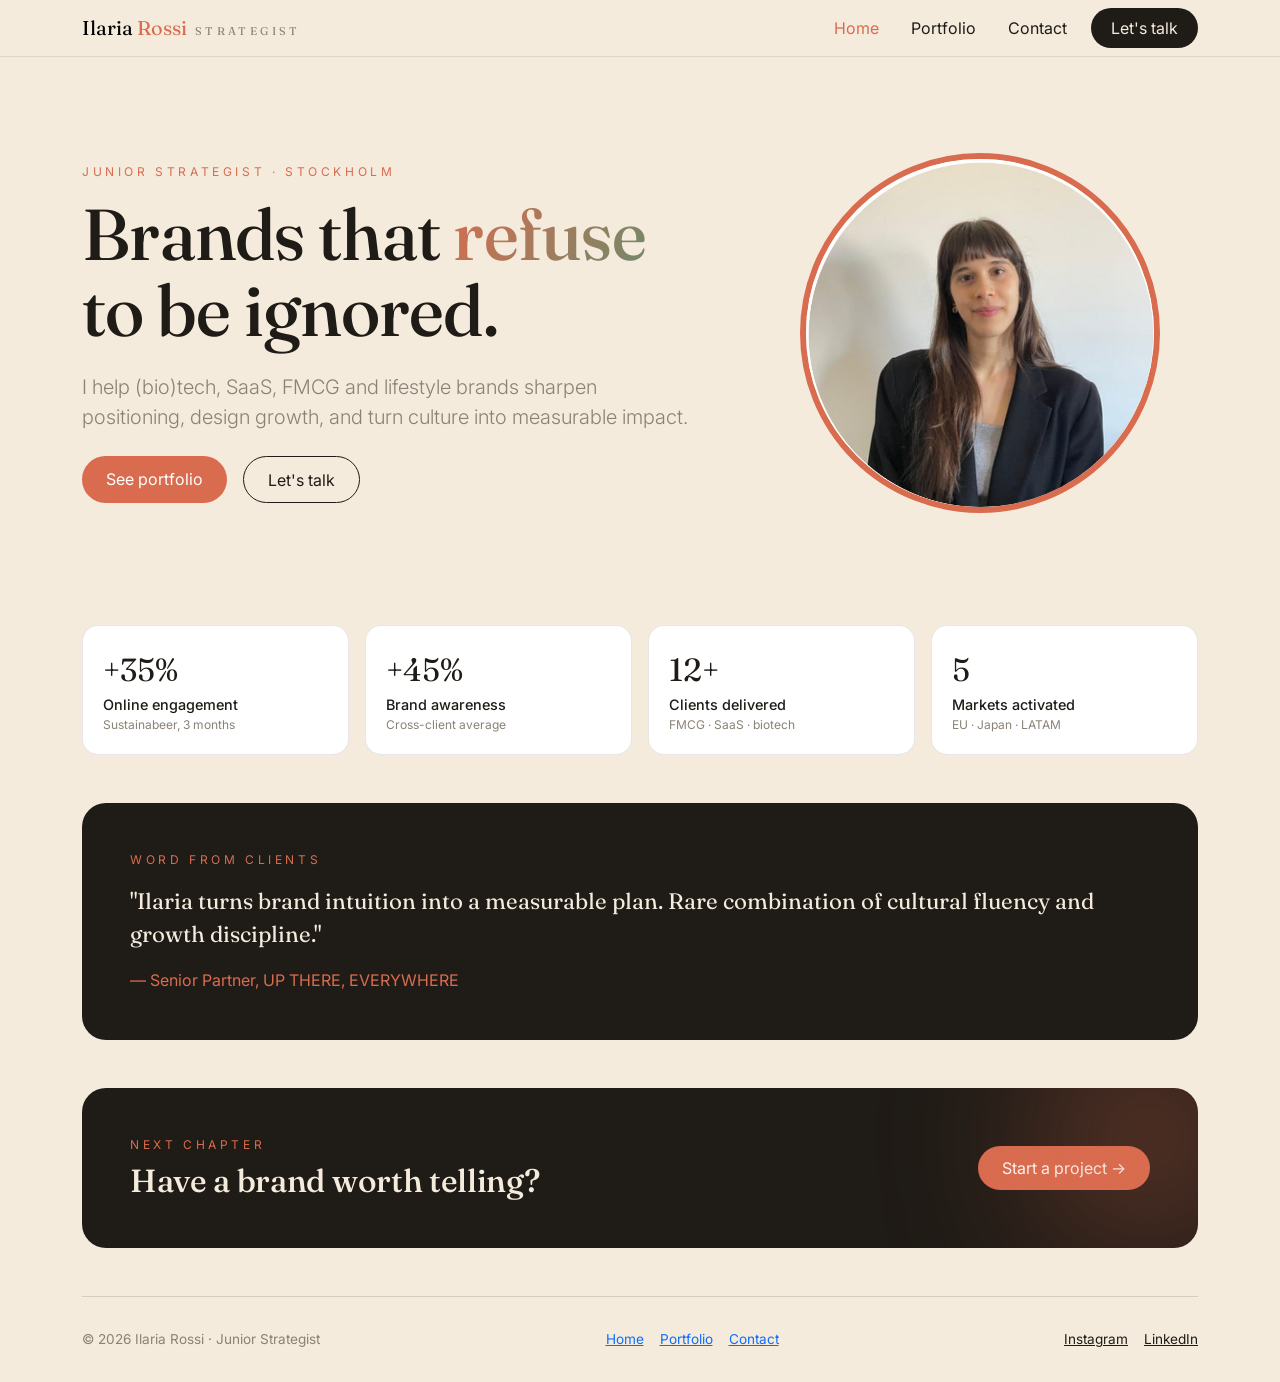
<file: ilaria-site/index.html>
<!doctype html>
<html lang="en">
<head>
<meta charset="utf-8" />
<meta name="viewport" content="width=device-width, initial-scale=1" />
<title>Ilaria Rossi — Junior Strategist</title>
<meta name="description" content="Personal portfolio of Ilaria Rossi — Junior Strategist in growth marketing & brand positioning." />
<link rel="icon" type="image/svg+xml" href="favicon.svg" />
<link rel="preconnect" href="https://fonts.googleapis.com" />
<link rel="preconnect" href="https://fonts.gstatic.com" crossorigin />
<link href="https://fonts.googleapis.com/css2?family=Fraunces:opsz,wght@9..144,400;9..144,600;9..144,700&family=Inter:wght@300;400;500;600;700&display=swap" rel="stylesheet" />
<link href="https://cdn.jsdelivr.net/npm/bootstrap@5.3.3/dist/css/bootstrap.min.css" rel="stylesheet" />
<link href="css/styles.css" rel="stylesheet" />
</head>
<body>

<!-- NAVBAR (Bootstrap) -->
<nav class="navbar navbar-expand-md ir-navbar sticky-top">
  <div class="container">
    <a class="navbar-brand" href="index.html">Ilaria <span class="accent">Rossi</span><span class="role">Strategist</span></a>
    <button class="navbar-toggler" type="button" data-bs-toggle="collapse" data-bs-target="#nav">
      <span class="navbar-toggler-icon"></span>
    </button>
    <div class="collapse navbar-collapse" id="nav">
      <ul class="navbar-nav ms-auto align-items-md-center gap-md-3">
        <li class="nav-item"><a class="nav-link active" href="index.html">Home</a></li>
        <li class="nav-item"><a class="nav-link" href="portfolio.html">Portfolio</a></li>
        <li class="nav-item"><a class="nav-link" href="contact.html">Contact</a></li>
        <li class="nav-item"><a class="btn btn-talk" href="contact.html">Let's talk</a></li>
      </ul>
    </div>
  </div>
</nav>

<!-- HERO -->
<header class="ir-hero">
  <div class="container">
    <div class="row align-items-center g-5">
      <div class="col-lg-7">
        <p class="eyebrow mb-3">Junior Strategist · Stockholm</p>
        <h1 class="headline">Brands that <span class="accent">refuse</span> to be ignored.</h1>
        <p class="lead mt-4">I help (bio)tech, SaaS, FMCG and lifestyle brands sharpen positioning, design growth, and turn culture into measurable impact.</p>
        <div class="d-flex flex-wrap gap-3 mt-4">
          <a href="portfolio.html" class="btn btn-coral">See portfolio</a>
          <a href="contact.html" class="btn btn-outline-ink">Let's talk</a>
        </div>
      </div>
      <div class="col-lg-5 text-center">
        <img src="assets/ilaria-portrait.jpg" alt="Ilaria Rossi portrait" class="portrait" />
      </div>
    </div>
  </div>
</header>

<!-- STATS (CSS Grid) -->
<section class="container my-5">
  <div class="ir-stats">
    <div class="stat"><div class="value">+35%</div><div class="label">Online engagement</div><div class="note">Sustainabeer, 3 months</div></div>
    <div class="stat"><div class="value">+45%</div><div class="label">Brand awareness</div><div class="note">Cross-client average</div></div>
    <div class="stat"><div class="value">12+</div><div class="label">Clients delivered</div><div class="note">FMCG · SaaS · biotech</div></div>
    <div class="stat"><div class="value">5</div><div class="label">Markets activated</div><div class="note">EU · Japan · LATAM</div></div>
  </div>
</section>

<!-- TESTIMONIAL -->
<section class="container my-5">
  <div class="ir-quote">
    <p class="section-eyebrow mb-3">Word from clients</p>
    <blockquote>"Ilaria turns brand intuition into a measurable plan. Rare combination of cultural fluency and growth discipline."</blockquote>
    <cite>— Senior Partner, UP THERE, EVERYWHERE</cite>
  </div>
</section>

<!-- CTA -->
<section class="container my-5">
  <div class="ir-cta d-flex flex-wrap align-items-center justify-content-between gap-3">
    <div>
      <p class="section-eyebrow mb-2">Next chapter</p>
      <h3 class="h2 mb-0">Have a brand worth telling?</h3>
    </div>
    <a href="contact.html" class="btn btn-coral">Start a project →</a>
  </div>
</section>

<!-- FOOTER (Flexbox) -->
<footer class="container">
  <div class="ir-footer">
    <div>© 2026 Ilaria Rossi · Junior Strategist</div>
    <nav class="d-flex gap-3">
      <a href="index.html">Home</a>
      <a href="portfolio.html">Portfolio</a>
      <a href="contact.html">Contact</a>
    </nav>
    <div class="socials">
      <a href="https://www.instagram.com/ilariarossi0903/" target="_blank" rel="noreferrer">Instagram</a>
      <a href="https://www.linkedin.com/in/ilaria-rossi-strategist/" target="_blank" rel="noreferrer">LinkedIn</a>
    </div>
  </div>
</footer>

<script src="https://cdn.jsdelivr.net/npm/bootstrap@5.3.3/dist/js/bootstrap.bundle.min.js"></script>
</body>
</html>
</file>
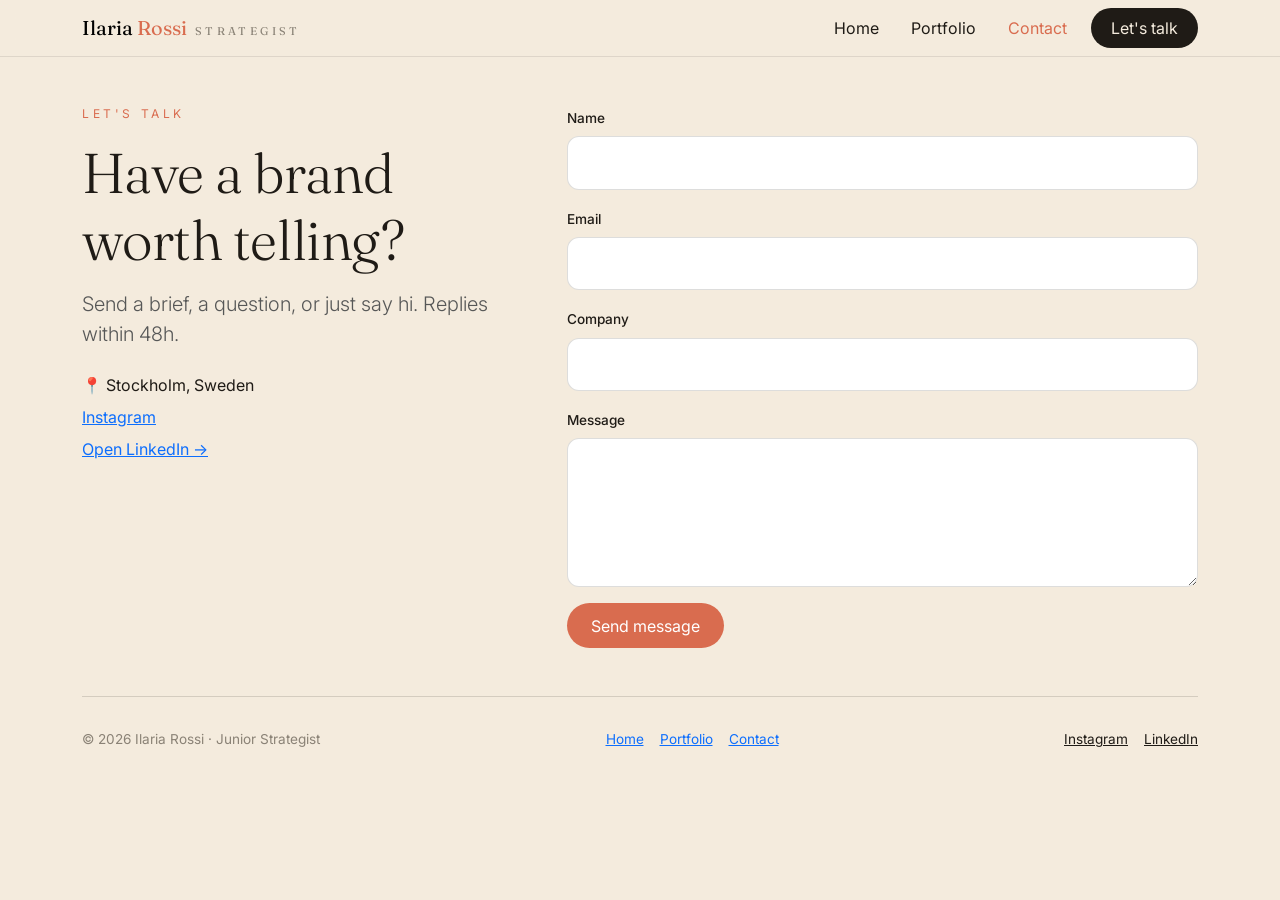
<file: ilaria-site/contact.html>
<!doctype html>
<html lang="en">
<head>
<meta charset="utf-8" />
<meta name="viewport" content="width=device-width, initial-scale=1" />
<title>Contact — Ilaria Rossi</title>
<meta name="description" content="Let's talk. Reach Ilaria Rossi — Junior Strategist — via the contact form or LinkedIn." />
<link rel="icon" type="image/svg+xml" href="favicon.svg" />
<link rel="preconnect" href="https://fonts.googleapis.com" />
<link rel="preconnect" href="https://fonts.gstatic.com" crossorigin />
<link href="https://fonts.googleapis.com/css2?family=Fraunces:opsz,wght@9..144,400;9..144,600;9..144,700&family=Inter:wght@300;400;500;600;700&display=swap" rel="stylesheet" />
<link href="https://cdn.jsdelivr.net/npm/bootstrap@5.3.3/dist/css/bootstrap.min.css" rel="stylesheet" />
<link href="css/styles.css" rel="stylesheet" />
</head>
<body>

<nav class="navbar navbar-expand-md ir-navbar sticky-top">
  <div class="container">
    <a class="navbar-brand" href="index.html">Ilaria <span class="accent">Rossi</span><span class="role">Strategist</span></a>
    <button class="navbar-toggler" type="button" data-bs-toggle="collapse" data-bs-target="#nav">
      <span class="navbar-toggler-icon"></span>
    </button>
    <div class="collapse navbar-collapse" id="nav">
      <ul class="navbar-nav ms-auto align-items-md-center gap-md-3">
        <li class="nav-item"><a class="nav-link" href="index.html">Home</a></li>
        <li class="nav-item"><a class="nav-link" href="portfolio.html">Portfolio</a></li>
        <li class="nav-item"><a class="nav-link active" href="contact.html">Contact</a></li>
        <li class="nav-item"><a class="btn btn-talk" href="contact.html">Let's talk</a></li>
      </ul>
    </div>
  </div>
</nav>

<section class="container py-5">
  <div class="row g-5">
    <div class="col-lg-5">
      <p class="section-eyebrow">Let's talk</p>
      <h1 class="display-4 mb-3">Have a brand worth telling?</h1>
      <p class="lead text-muted">Send a brief, a question, or just say hi. Replies within 48h.</p>
      <ul class="list-unstyled mt-4">
        <li class="mb-2">📍 Stockholm, Sweden</li>
        <li class="mb-2"><a href="https://www.instagram.com/ilariarossi0903/" target="_blank" rel="noreferrer">Instagram</a></li>
        <li><a href="https://www.linkedin.com/in/ilaria-rossi-strategist/" target="_blank" rel="noreferrer">Open LinkedIn →</a></li>
      </ul>
    </div>
    <div class="col-lg-7">
      <form class="contact-form d-flex flex-column gap-3" action="mailto:hello@ilariarossi.com" method="post" enctype="text/plain">
        <div>
          <label class="form-label">Name</label>
          <input class="form-control" name="name" required />
        </div>
        <div>
          <label class="form-label">Email</label>
          <input type="email" class="form-control" name="email" required />
        </div>
        <div>
          <label class="form-label">Company</label>
          <input class="form-control" name="company" />
        </div>
        <div>
          <label class="form-label">Message</label>
          <textarea class="form-control" name="message" rows="5" required></textarea>
        </div>
        <button type="submit" class="btn btn-coral align-self-start">Send message</button>
      </form>
    </div>
  </div>
</section>

<footer class="container">
  <div class="ir-footer">
    <div>© 2026 Ilaria Rossi · Junior Strategist</div>
    <nav class="d-flex gap-3"><a href="index.html">Home</a><a href="portfolio.html">Portfolio</a><a href="contact.html">Contact</a></nav>
    <div class="socials">
      <a href="https://www.instagram.com/ilariarossi0903/" target="_blank" rel="noreferrer">Instagram</a>
      <a href="https://www.linkedin.com/in/ilaria-rossi-strategist/" target="_blank" rel="noreferrer">LinkedIn</a>
    </div>
  </div>
</footer>

<script src="https://cdn.jsdelivr.net/npm/bootstrap@5.3.3/dist/js/bootstrap.bundle.min.js"></script>
</body>
</html>
</file>
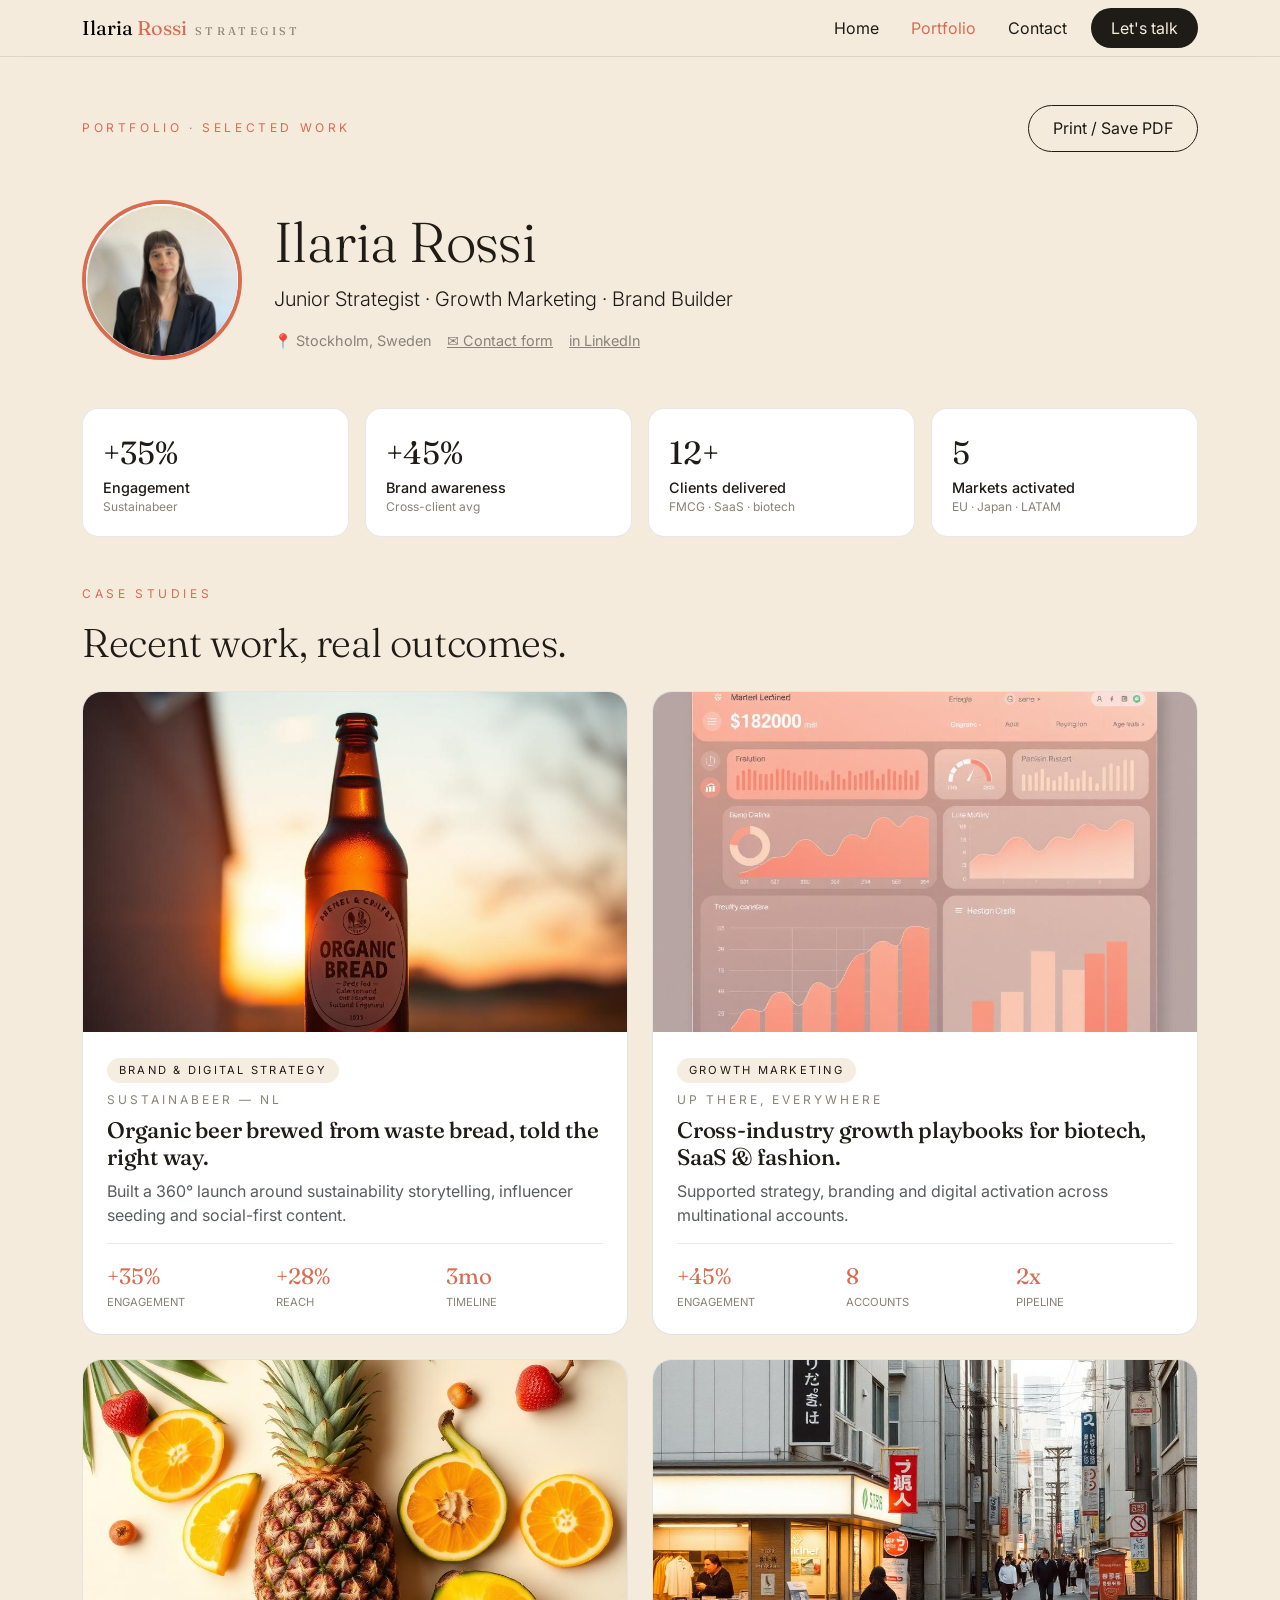
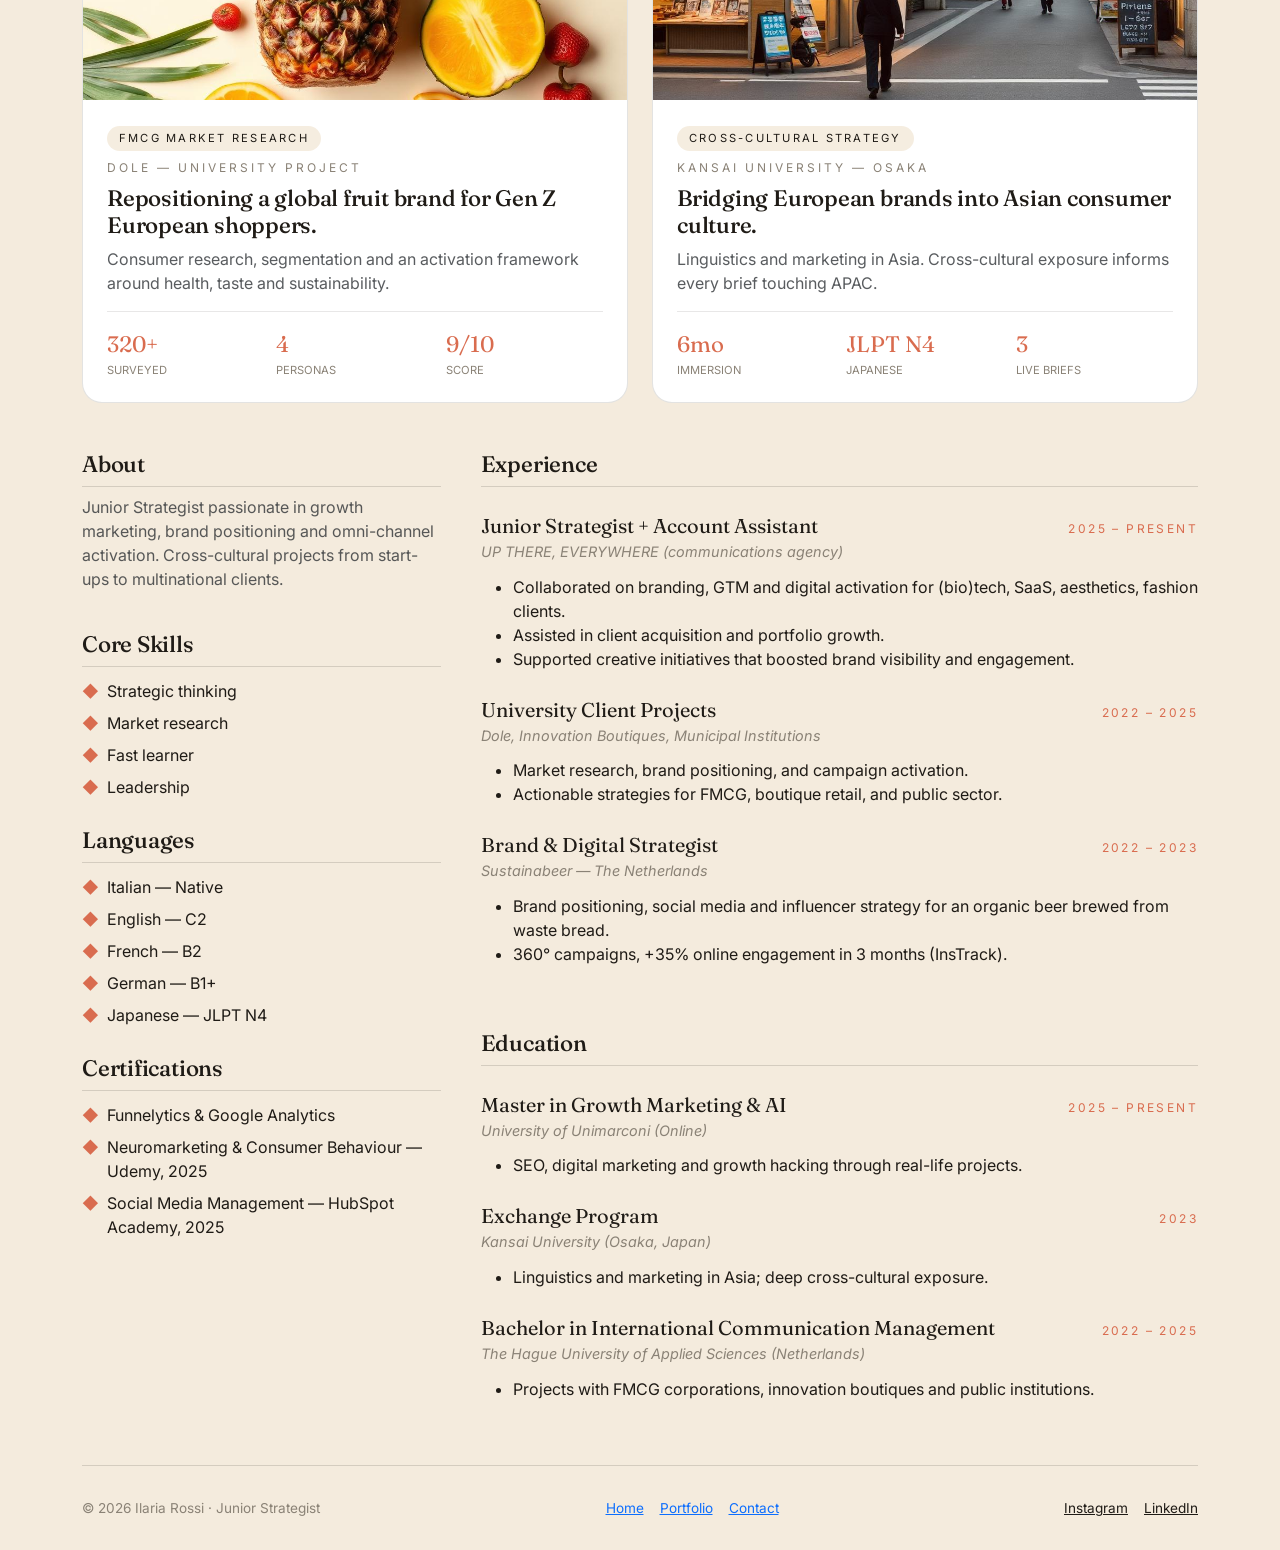
<file: ilaria-site/portfolio.html>
<!doctype html>
<html lang="en">
<head>
<meta charset="utf-8" />
<meta name="viewport" content="width=device-width, initial-scale=1" />
<title>Portfolio — Ilaria Rossi, Junior Strategist</title>
<meta name="description" content="Portfolio of Ilaria Rossi: case studies, impact metrics, experience, education and certifications in growth marketing & brand strategy." />
<link rel="icon" type="image/svg+xml" href="favicon.svg" />
<link rel="preconnect" href="https://fonts.googleapis.com" />
<link rel="preconnect" href="https://fonts.gstatic.com" crossorigin />
<link href="https://fonts.googleapis.com/css2?family=Fraunces:opsz,wght@9..144,400;9..144,600;9..144,700&family=Inter:wght@300;400;500;600;700&display=swap" rel="stylesheet" />
<link href="https://cdn.jsdelivr.net/npm/bootstrap@5.3.3/dist/css/bootstrap.min.css" rel="stylesheet" />
<link href="css/styles.css" rel="stylesheet" />
</head>
<body>

<nav class="navbar navbar-expand-md ir-navbar sticky-top">
  <div class="container">
    <a class="navbar-brand" href="index.html">Ilaria <span class="accent">Rossi</span><span class="role">Strategist</span></a>
    <button class="navbar-toggler" type="button" data-bs-toggle="collapse" data-bs-target="#nav">
      <span class="navbar-toggler-icon"></span>
    </button>
    <div class="collapse navbar-collapse" id="nav">
      <ul class="navbar-nav ms-auto align-items-md-center gap-md-3">
        <li class="nav-item"><a class="nav-link" href="index.html">Home</a></li>
        <li class="nav-item"><a class="nav-link active" href="portfolio.html">Portfolio</a></li>
        <li class="nav-item"><a class="nav-link" href="contact.html">Contact</a></li>
        <li class="nav-item"><a class="btn btn-talk" href="contact.html">Let's talk</a></li>
      </ul>
    </div>
  </div>
</nav>

<section class="container py-5">
  <div class="d-flex flex-wrap justify-content-between align-items-center gap-3 mb-5 no-print">
    <p class="section-eyebrow mb-0">Portfolio · Selected Work</p>
    <button onclick="window.print()" class="btn btn-outline-ink">Print / Save PDF</button>
  </div>

  <!-- CV HEADER (Grid) -->
  <header class="cv-header">
    <img src="assets/ilaria-portrait.jpg" alt="Ilaria Rossi" />
    <div>
      <h1 class="display-4 mb-2">Ilaria Rossi</h1>
      <p class="lead mb-3">Junior Strategist · Growth Marketing · Brand Builder</p>
      <div class="meta">
        <span>📍 Stockholm, Sweden</span>
        <a href="contact.html">✉ Contact form</a>
        <a href="https://www.linkedin.com/in/ilaria-rossi-strategist/" target="_blank" rel="noreferrer">in LinkedIn</a>
      </div>
    </div>
  </header>

  <!-- STATS -->
  <div class="ir-stats my-5">
    <div class="stat"><div class="value">+35%</div><div class="label">Engagement</div><div class="note">Sustainabeer</div></div>
    <div class="stat"><div class="value">+45%</div><div class="label">Brand awareness</div><div class="note">Cross-client avg</div></div>
    <div class="stat"><div class="value">12+</div><div class="label">Clients delivered</div><div class="note">FMCG · SaaS · biotech</div></div>
    <div class="stat"><div class="value">5</div><div class="label">Markets activated</div><div class="note">EU · Japan · LATAM</div></div>
  </div>

  <!-- CASE STUDIES (Bootstrap row + flex inside cards) -->
  <div class="mt-5">
    <p class="section-eyebrow">Case studies</p>
    <h2 class="display-6 mb-4">Recent work, real outcomes.</h2>
    <div class="row g-4">
      <div class="col-md-6">
        <article class="case-card">
          <img src="assets/case-sustainabeer.jpg" alt="Sustainabeer" />
          <div class="card-body">
            <span class="tag">Brand & Digital Strategy</span>
            <p class="client mb-0">Sustainabeer — NL</p>
            <h3>Organic beer brewed from waste bread, told the right way.</h3>
            <p class="text-muted">Built a 360° launch around sustainability storytelling, influencer seeding and social-first content.</p>
            <div class="metrics">
              <div><div class="k">+35%</div><div class="v">Engagement</div></div>
              <div><div class="k">+28%</div><div class="v">Reach</div></div>
              <div><div class="k">3mo</div><div class="v">Timeline</div></div>
            </div>
          </div>
        </article>
      </div>
      <div class="col-md-6">
        <article class="case-card">
          <img src="assets/case-upthere.jpg" alt="UP THERE EVERYWHERE" />
          <div class="card-body">
            <span class="tag">Growth Marketing</span>
            <p class="client mb-0">UP THERE, EVERYWHERE</p>
            <h3>Cross-industry growth playbooks for biotech, SaaS & fashion.</h3>
            <p class="text-muted">Supported strategy, branding and digital activation across multinational accounts.</p>
            <div class="metrics">
              <div><div class="k">+45%</div><div class="v">Engagement</div></div>
              <div><div class="k">8</div><div class="v">Accounts</div></div>
              <div><div class="k">2x</div><div class="v">Pipeline</div></div>
            </div>
          </div>
        </article>
      </div>
      <div class="col-md-6">
        <article class="case-card">
          <img src="assets/case-dole.jpg" alt="Dole" />
          <div class="card-body">
            <span class="tag">FMCG Market Research</span>
            <p class="client mb-0">Dole — University Project</p>
            <h3>Repositioning a global fruit brand for Gen Z European shoppers.</h3>
            <p class="text-muted">Consumer research, segmentation and an activation framework around health, taste and sustainability.</p>
            <div class="metrics">
              <div><div class="k">320+</div><div class="v">Surveyed</div></div>
              <div><div class="k">4</div><div class="v">Personas</div></div>
              <div><div class="k">9/10</div><div class="v">Score</div></div>
            </div>
          </div>
        </article>
      </div>
      <div class="col-md-6">
        <article class="case-card">
          <img src="assets/case-japan.jpg" alt="Kansai Osaka" />
          <div class="card-body">
            <span class="tag">Cross-cultural Strategy</span>
            <p class="client mb-0">Kansai University — Osaka</p>
            <h3>Bridging European brands into Asian consumer culture.</h3>
            <p class="text-muted">Linguistics and marketing in Asia. Cross-cultural exposure informs every brief touching APAC.</p>
            <div class="metrics">
              <div><div class="k">6mo</div><div class="v">Immersion</div></div>
              <div><div class="k">JLPT N4</div><div class="v">Japanese</div></div>
              <div><div class="k">3</div><div class="v">Live briefs</div></div>
            </div>
          </div>
        </article>
      </div>
    </div>
  </div>

  <!-- CV BODY (Grid layout) -->
  <div class="cv-body mt-5">
    <aside class="d-flex flex-column gap-4">
      <section class="cv-block">
        <h2>About</h2>
        <p class="text-muted">Junior Strategist passionate in growth marketing, brand positioning and omni-channel activation. Cross-cultural projects from start-ups to multinational clients.</p>
      </section>
      <section class="cv-block">
        <h2>Core Skills</h2>
        <ul class="bullets"><li>Strategic thinking</li><li>Market research</li><li>Fast learner</li><li>Leadership</li></ul>
      </section>
      <section class="cv-block">
        <h2>Languages</h2>
        <ul class="bullets"><li>Italian — Native</li><li>English — C2</li><li>French — B2</li><li>German — B1+</li><li>Japanese — JLPT N4</li></ul>
      </section>
      <section class="cv-block">
        <h2>Certifications</h2>
        <ul class="bullets"><li>Funnelytics & Google Analytics</li><li>Neuromarketing & Consumer Behaviour — Udemy, 2025</li><li>Social Media Management — HubSpot Academy, 2025</li></ul>
      </section>
    </aside>

    <main class="d-flex flex-column gap-5">
      <section class="cv-block">
        <h2>Experience</h2>
        <div class="entry">
          <div class="top"><div class="role">Junior Strategist + Account Assistant</div><div class="period">2025 – present</div></div>
          <div class="org">UP THERE, EVERYWHERE (communications agency)</div>
          <ul><li>Collaborated on branding, GTM and digital activation for (bio)tech, SaaS, aesthetics, fashion clients.</li><li>Assisted in client acquisition and portfolio growth.</li><li>Supported creative initiatives that boosted brand visibility and engagement.</li></ul>
        </div>
        <div class="entry">
          <div class="top"><div class="role">University Client Projects</div><div class="period">2022 – 2025</div></div>
          <div class="org">Dole, Innovation Boutiques, Municipal Institutions</div>
          <ul><li>Market research, brand positioning, and campaign activation.</li><li>Actionable strategies for FMCG, boutique retail, and public sector.</li></ul>
        </div>
        <div class="entry">
          <div class="top"><div class="role">Brand & Digital Strategist</div><div class="period">2022 – 2023</div></div>
          <div class="org">Sustainabeer — The Netherlands</div>
          <ul><li>Brand positioning, social media and influencer strategy for an organic beer brewed from waste bread.</li><li>360° campaigns, +35% online engagement in 3 months (InsTrack).</li></ul>
        </div>
      </section>

      <section class="cv-block">
        <h2>Education</h2>
        <div class="entry">
          <div class="top"><div class="role">Master in Growth Marketing & AI</div><div class="period">2025 – present</div></div>
          <div class="org">University of Unimarconi (Online)</div>
          <ul><li>SEO, digital marketing and growth hacking through real-life projects.</li></ul>
        </div>
        <div class="entry">
          <div class="top"><div class="role">Exchange Program</div><div class="period">2023</div></div>
          <div class="org">Kansai University (Osaka, Japan)</div>
          <ul><li>Linguistics and marketing in Asia; deep cross-cultural exposure.</li></ul>
        </div>
        <div class="entry">
          <div class="top"><div class="role">Bachelor in International Communication Management</div><div class="period">2022 – 2025</div></div>
          <div class="org">The Hague University of Applied Sciences (Netherlands)</div>
          <ul><li>Projects with FMCG corporations, innovation boutiques and public institutions.</li></ul>
        </div>
      </section>
    </main>
  </div>
</section>

<footer class="container">
  <div class="ir-footer">
    <div>© 2026 Ilaria Rossi · Junior Strategist</div>
    <nav class="d-flex gap-3"><a href="index.html">Home</a><a href="portfolio.html">Portfolio</a><a href="contact.html">Contact</a></nav>
    <div class="socials">
      <a href="https://www.instagram.com/ilariarossi0903/" target="_blank" rel="noreferrer">Instagram</a>
      <a href="https://www.linkedin.com/in/ilaria-rossi-strategist/" target="_blank" rel="noreferrer">LinkedIn</a>
    </div>
  </div>
</footer>

<script src="https://cdn.jsdelivr.net/npm/bootstrap@5.3.3/dist/js/bootstrap.bundle.min.js"></script>
</body>
</html>
</file>
<file: ilaria-site/css/styles.css>
@charset "UTF-8";
:root {
  --bs-body-bg: #f4ebdd;
  --bs-body-color: #1f1b16;
  --bs-link-color: #d96c4f;
  --bs-link-hover-color: rgb(201.4953271028, 76.7056074766, 43.5046728972);
}

body {
  font-family: "Inter", system-ui, sans-serif;
  background: #f4ebdd;
  color: #1f1b16;
}

.font-display, h1, h2, h3, .display-1, .display-2, .display-3, .display-4 {
  font-family: "Fraunces", Georgia, serif;
  letter-spacing: -0.01em;
}

.ir-navbar {
  background: rgba(244, 235, 221, 0.85);
  backdrop-filter: blur(10px);
  border-bottom: 1px solid rgba(31, 27, 22, 0.1);
}
.ir-navbar .navbar-brand {
  font-family: "Fraunces", serif;
  font-size: 1.25rem;
}
.ir-navbar .navbar-brand .accent {
  color: #d96c4f;
}
.ir-navbar .navbar-brand .role {
  font-size: 0.7rem;
  text-transform: uppercase;
  letter-spacing: 0.3em;
  color: #8a8276;
  margin-left: 0.5rem;
}
.ir-navbar .nav-link {
  color: #1f1b16;
  position: relative;
}
.ir-navbar .nav-link.active, .ir-navbar .nav-link:hover {
  color: #d96c4f;
}
.ir-navbar .btn-talk {
  background: #1f1b16;
  color: #f4ebdd;
  border-radius: 999px;
  padding: 0.5rem 1.25rem;
  border: none;
  transition: background 0.25s cubic-bezier(0.2, 0.7, 0.2, 1);
}
.ir-navbar .btn-talk:hover {
  background: #d96c4f;
  color: white;
}

.ir-hero {
  padding: 6rem 0 4rem;
}
.ir-hero .eyebrow {
  text-transform: uppercase;
  letter-spacing: 0.3em;
  font-size: 0.75rem;
  color: #d96c4f;
}
.ir-hero .headline {
  font-size: clamp(2.5rem, 6vw, 4.5rem);
  line-height: 1.05;
}
.ir-hero .headline .accent {
  background: linear-gradient(120deg, #d96c4f, #6f8a6a);
  -webkit-background-clip: text;
  background-clip: text;
  color: transparent;
}
.ir-hero .lead {
  color: #8a8276;
  max-width: 38rem;
}
.ir-hero .portrait {
  width: 100%;
  max-width: 360px;
  aspect-ratio: 1;
  object-fit: cover;
  border-radius: 50%;
  border: 6px solid #d96c4f;
}

.btn-coral {
  background: #d96c4f;
  color: white;
  border-radius: 999px;
  padding: 0.65rem 1.5rem;
  border: none;
}
.btn-coral:hover {
  background: rgb(209.7551401869, 79.9738317757, 45.4448598131);
  color: white;
}

.btn-outline-ink {
  border: 1px solid #1f1b16;
  color: #1f1b16;
  border-radius: 999px;
  padding: 0.65rem 1.5rem;
  background: transparent;
}
.btn-outline-ink:hover {
  background: #1f1b16;
  color: #f4ebdd;
}

.ir-stats {
  display: grid;
  grid-template-columns: repeat(2, 1fr);
  gap: 1rem;
}
@media (min-width: 768px) {
  .ir-stats {
    grid-template-columns: repeat(4, 1fr);
  }
}
.ir-stats .stat {
  background: white;
  border: 1px solid rgba(31, 27, 22, 0.1);
  border-radius: 1rem;
  padding: 1.25rem;
  transition: transform 0.35s cubic-bezier(0.2, 0.7, 0.2, 1), box-shadow 0.35s cubic-bezier(0.2, 0.7, 0.2, 1), border-color 0.35s cubic-bezier(0.2, 0.7, 0.2, 1);
}
.ir-stats .stat:hover {
  transform: translateY(-4px);
  box-shadow: 0 18px 40px -20px rgba(31, 27, 22, 0.35);
  border-color: #d96c4f;
}
.ir-stats .stat .value {
  font-family: "Fraunces", serif;
  font-size: 2rem;
  color: #1f1b16;
}
.ir-stats .stat .label {
  font-weight: 500;
  font-size: 0.9rem;
}
.ir-stats .stat .note {
  color: #8a8276;
  font-size: 0.75rem;
}

.case-card {
  border: 1px solid rgba(31, 27, 22, 0.12);
  border-radius: 1.25rem;
  overflow: hidden;
  background: white;
  height: 100%;
  transition: transform 0.35s cubic-bezier(0.2, 0.7, 0.2, 1), box-shadow 0.35s cubic-bezier(0.2, 0.7, 0.2, 1), border-color 0.35s cubic-bezier(0.2, 0.7, 0.2, 1);
}
.case-card:hover {
  transform: translateY(-4px);
  box-shadow: 0 18px 40px -20px rgba(31, 27, 22, 0.35);
  border-color: #d96c4f;
}
.case-card img {
  width: 100%;
  aspect-ratio: 16/10;
  object-fit: cover;
  transition: transform 0.6s cubic-bezier(0.2, 0.7, 0.2, 1);
}
.case-card:hover img {
  transform: scale(1.04);
}
.case-card .card-body {
  padding: 1.5rem;
}
.case-card .tag {
  display: inline-block;
  background: rgba(244, 235, 221, 0.9);
  backdrop-filter: blur(4px);
  font-size: 0.7rem;
  letter-spacing: 0.2em;
  text-transform: uppercase;
  padding: 0.25rem 0.75rem;
  border-radius: 999px;
  margin-bottom: 0.5rem;
}
.case-card .client {
  font-size: 0.75rem;
  letter-spacing: 0.25em;
  text-transform: uppercase;
  color: #8a8276;
}
.case-card h3 {
  font-size: 1.4rem;
  margin-top: 0.5rem;
}
.case-card .metrics {
  display: grid;
  grid-template-columns: repeat(3, 1fr);
  gap: 0.75rem;
  border-top: 1px solid rgba(31, 27, 22, 0.1);
  padding-top: 1rem;
  margin-top: 1rem;
}
.case-card .metrics .k {
  font-family: "Fraunces", serif;
  font-size: 1.4rem;
  color: #d96c4f;
}
.case-card .metrics .v {
  font-size: 0.7rem;
  text-transform: uppercase;
  color: #8a8276;
}

.section-eyebrow {
  text-transform: uppercase;
  letter-spacing: 0.3em;
  font-size: 0.75rem;
  color: #d96c4f;
}

.ir-quote {
  background: #1f1b16;
  color: #f4ebdd;
  border-radius: 1.5rem;
  padding: 3rem;
}
.ir-quote blockquote {
  font-family: "Fraunces", serif;
  font-size: 1.4rem;
  line-height: 1.5;
}
.ir-quote cite {
  color: #d96c4f;
  font-style: normal;
}

.ir-cta {
  background: #1f1b16;
  color: #f4ebdd;
  border-radius: 1.5rem;
  padding: 3rem;
  position: relative;
  overflow: hidden;
}
.ir-cta::after {
  content: "";
  position: absolute;
  right: -60px;
  top: -60px;
  width: 220px;
  height: 220px;
  background: rgba(217, 108, 79, 0.35);
  filter: blur(80px);
  border-radius: 50%;
}
.ir-cta h3 {
  color: #f4ebdd;
}

.ir-footer {
  display: flex;
  flex-wrap: wrap;
  justify-content: space-between;
  align-items: center;
  gap: 1rem;
  padding: 2rem 0;
  border-top: 1px solid rgba(31, 27, 22, 0.15);
  color: #8a8276;
  font-size: 0.85rem;
}
.ir-footer .socials {
  display: flex;
  gap: 1rem;
}
.ir-footer .socials a {
  color: #1f1b16;
}
.ir-footer .socials a:hover {
  color: #d96c4f;
}

.cv-header {
  display: grid;
  grid-template-columns: 160px 1fr;
  gap: 2rem;
  align-items: center;
}
@media (max-width: 575px) {
  .cv-header {
    grid-template-columns: 1fr;
  }
}
.cv-header img {
  width: 160px;
  height: 160px;
  border-radius: 50%;
  object-fit: cover;
  border: 4px solid #d96c4f;
}
.cv-header .meta {
  display: flex;
  flex-wrap: wrap;
  gap: 1rem;
  font-size: 0.9rem;
  color: #8a8276;
}
.cv-header .meta a {
  color: #8a8276;
}
.cv-header .meta a:hover {
  color: #d96c4f;
}

.cv-body {
  display: grid;
  grid-template-columns: 1fr;
  gap: 2.5rem;
}
@media (min-width: 992px) {
  .cv-body {
    grid-template-columns: 1fr 2fr;
  }
}

.cv-block h2 {
  font-size: 1.4rem;
  border-bottom: 1px solid rgba(31, 27, 22, 0.15);
  padding-bottom: 0.5rem;
}
.cv-block ul.bullets {
  list-style: none;
  padding: 0;
  margin: 0;
}
.cv-block ul.bullets li {
  display: flex;
  gap: 0.5rem;
  padding: 0.25rem 0;
}
.cv-block ul.bullets li::before {
  content: "◆";
  color: #d96c4f;
}
.cv-block .entry {
  margin-top: 1.5rem;
}
.cv-block .entry .top {
  display: flex;
  flex-wrap: wrap;
  justify-content: space-between;
  align-items: baseline;
  gap: 0.5rem;
}
.cv-block .entry .role {
  font-family: "Fraunces", serif;
  font-size: 1.25rem;
}
.cv-block .entry .period {
  font-size: 0.75rem;
  letter-spacing: 0.2em;
  text-transform: uppercase;
  color: #d96c4f;
}
.cv-block .entry .org {
  color: #8a8276;
  font-style: italic;
  font-size: 0.9rem;
}
.cv-block .entry ul {
  margin-top: 0.75rem;
}

.contact-form .form-control {
  background: white;
  border: 1px solid rgba(31, 27, 22, 0.15);
  border-radius: 0.75rem;
  padding: 0.85rem 1rem;
}
.contact-form .form-control:focus {
  border-color: #d96c4f;
  box-shadow: 0 0 0 0.2rem rgba(217, 108, 79, 0.15);
}
.contact-form label {
  font-size: 0.85rem;
  font-weight: 500;
}

@media print {
  .ir-navbar, .ir-footer, .ir-cta, .no-print {
    display: none !important;
  }
  body {
    background: white;
  }
}
</file>
